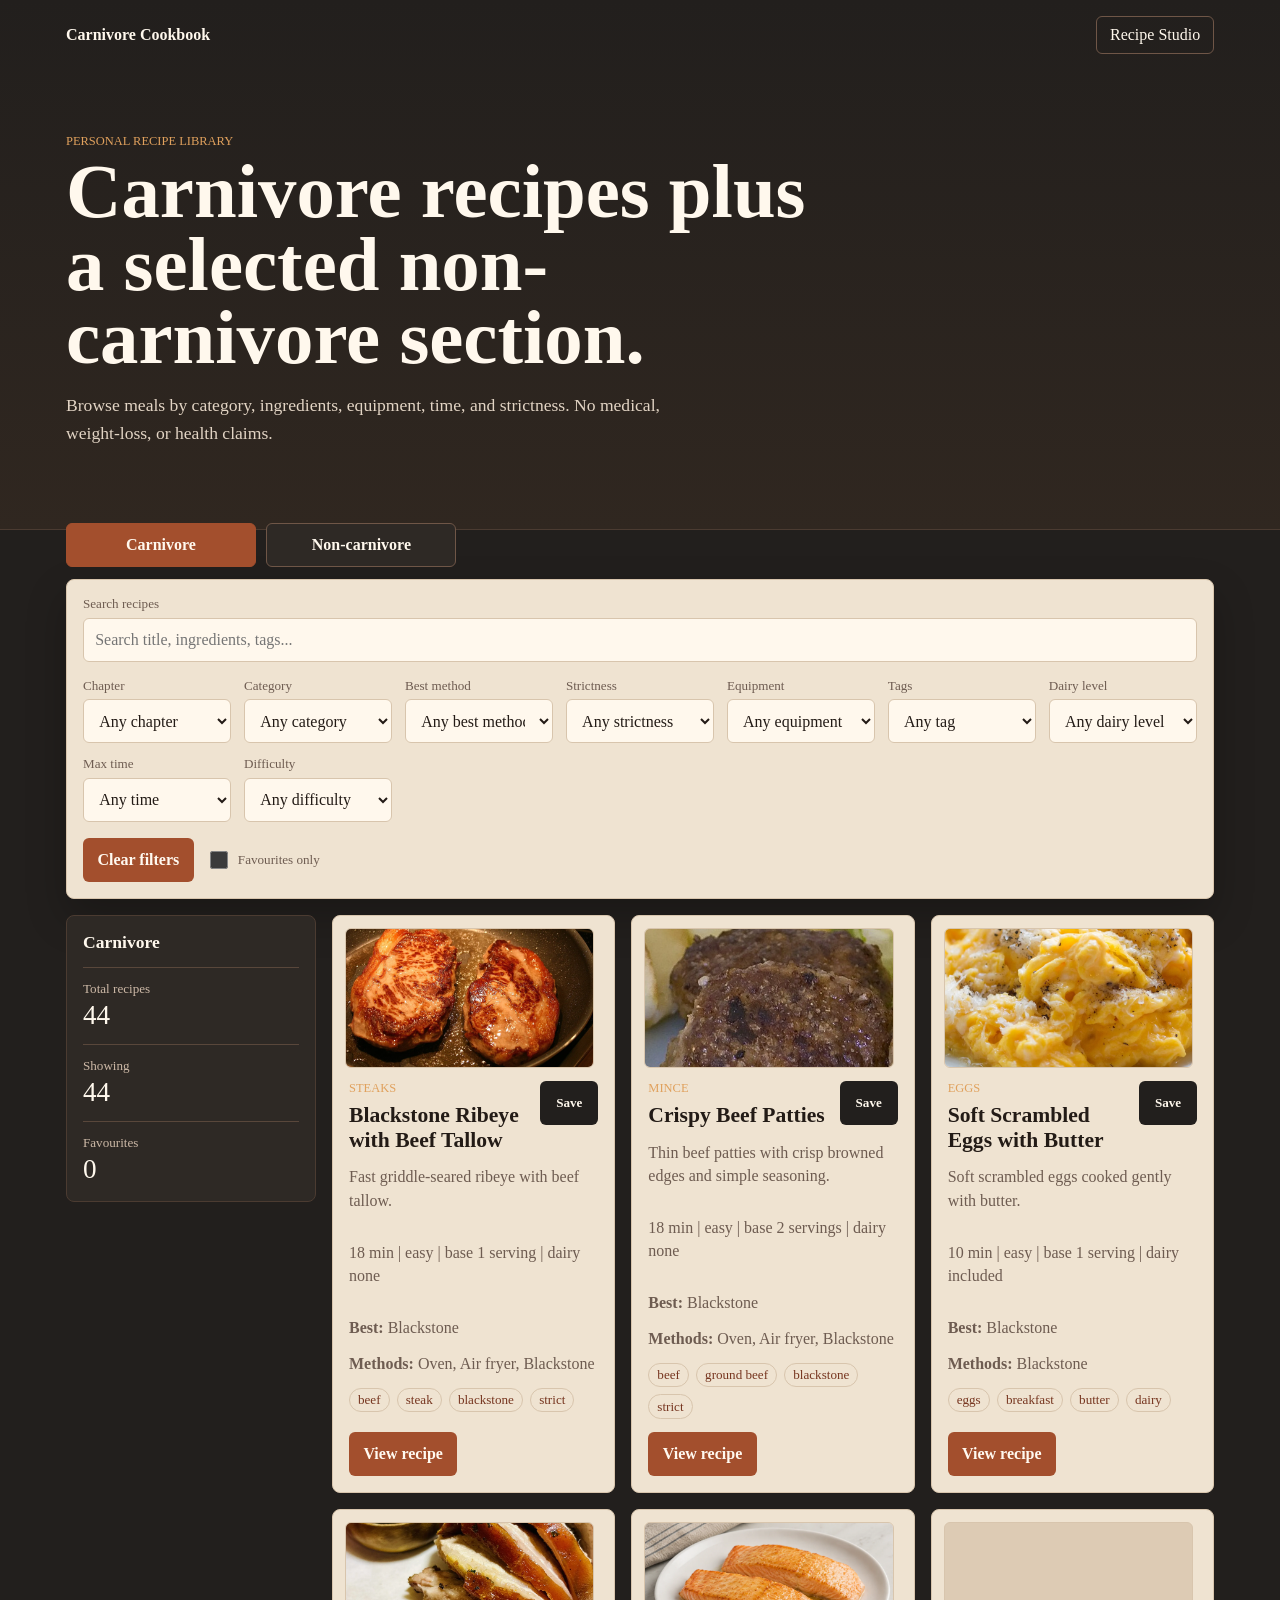
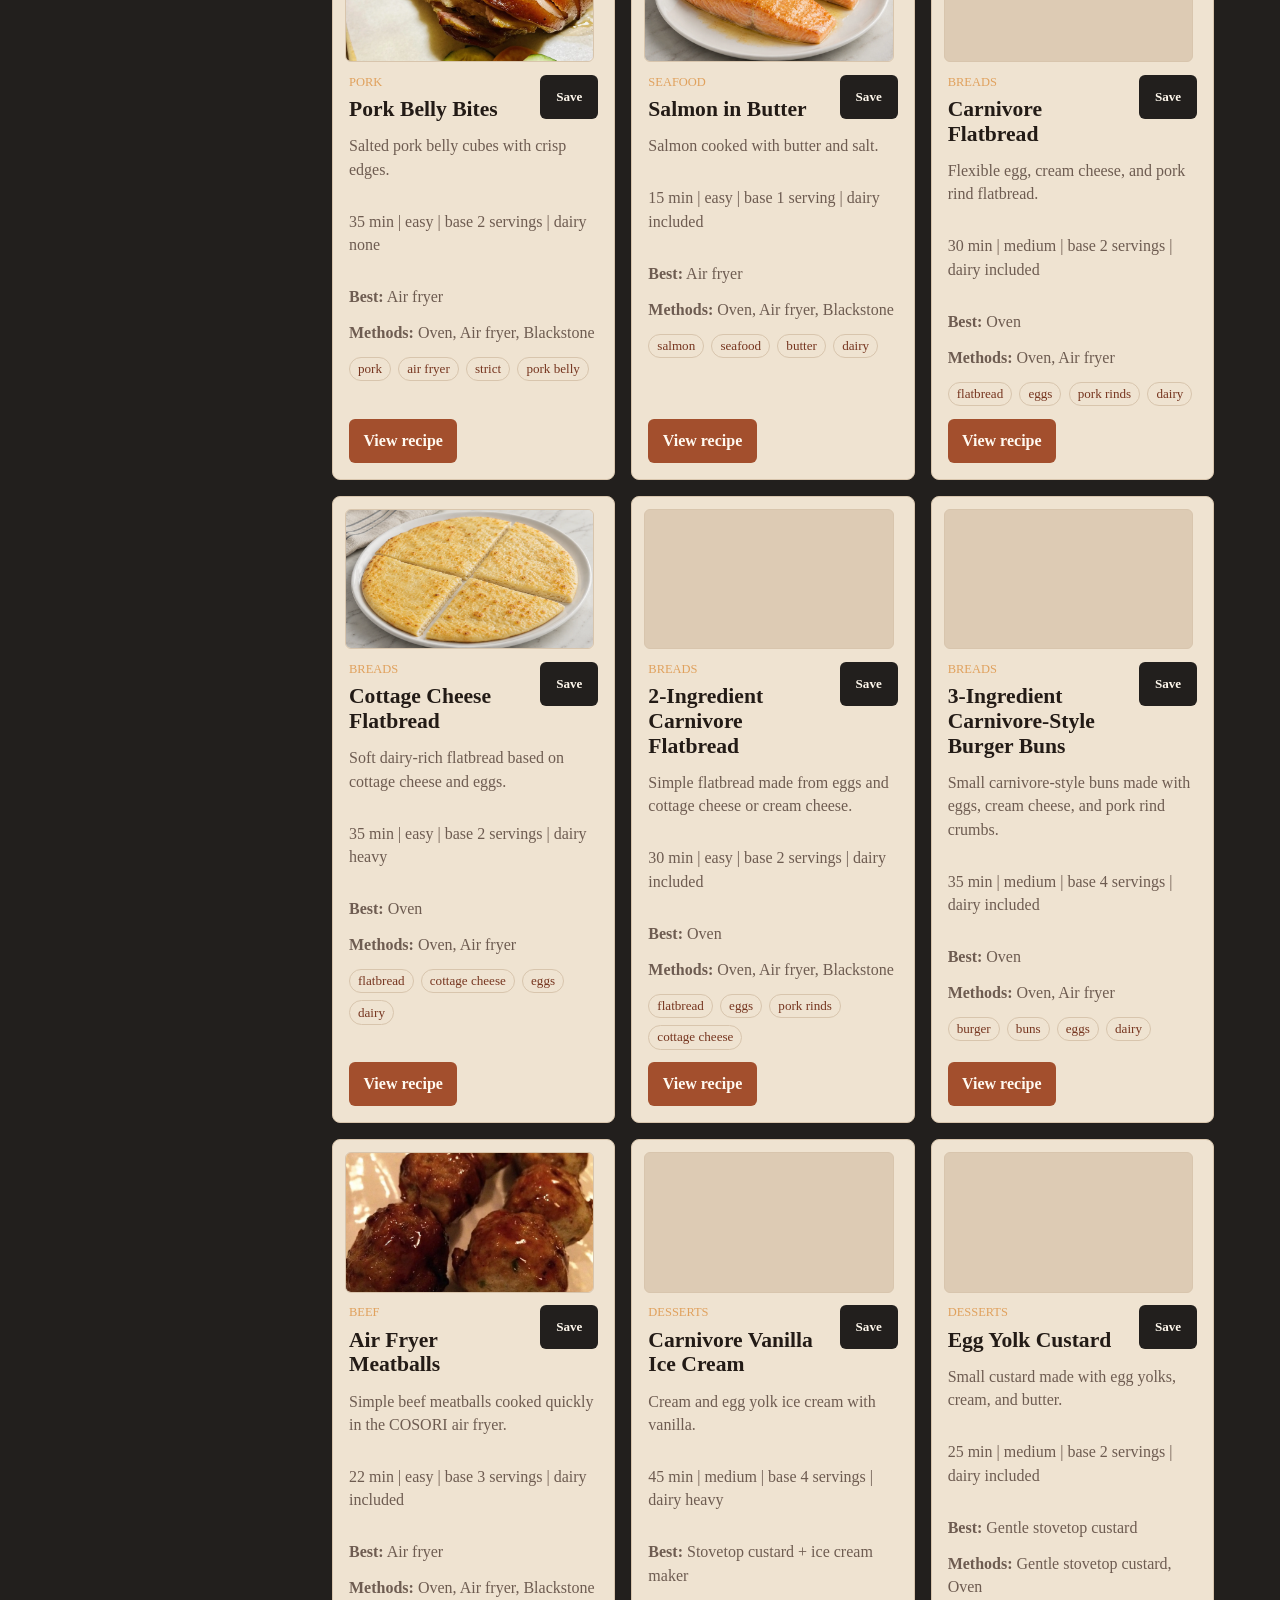
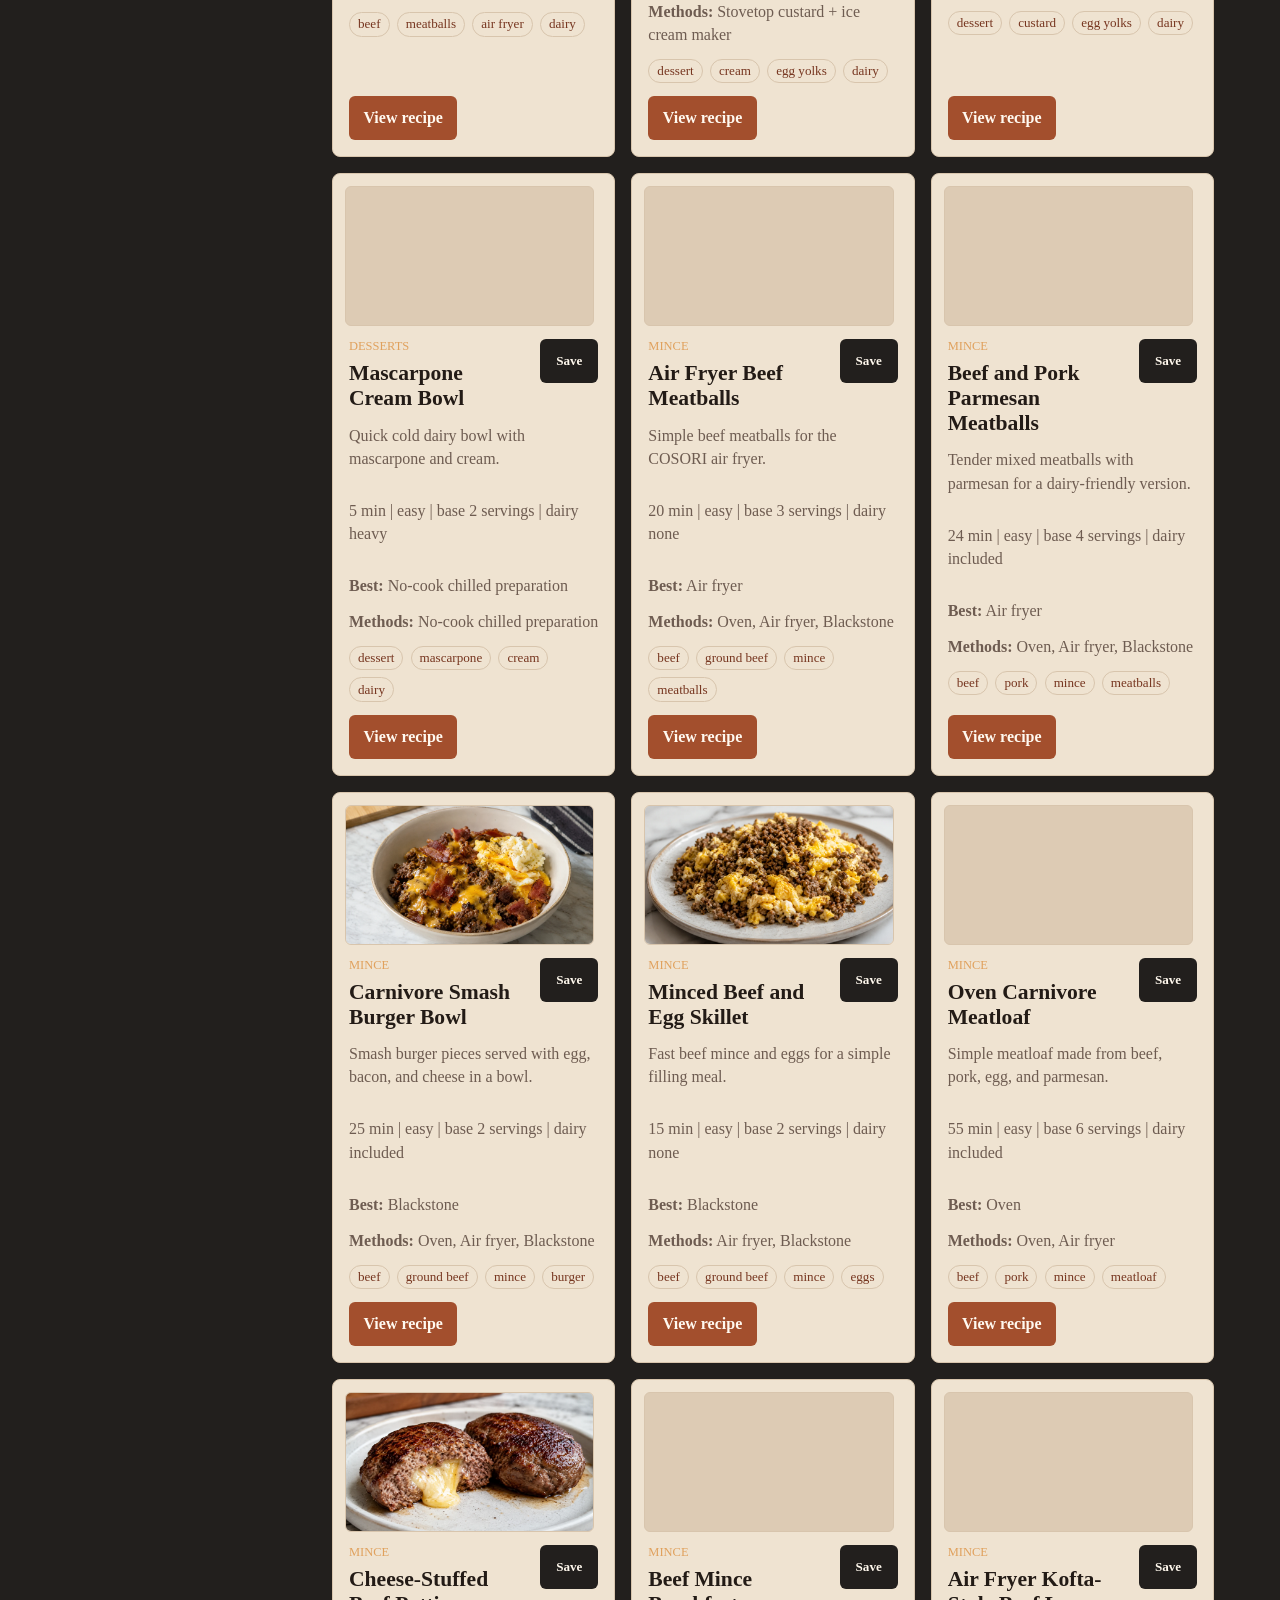
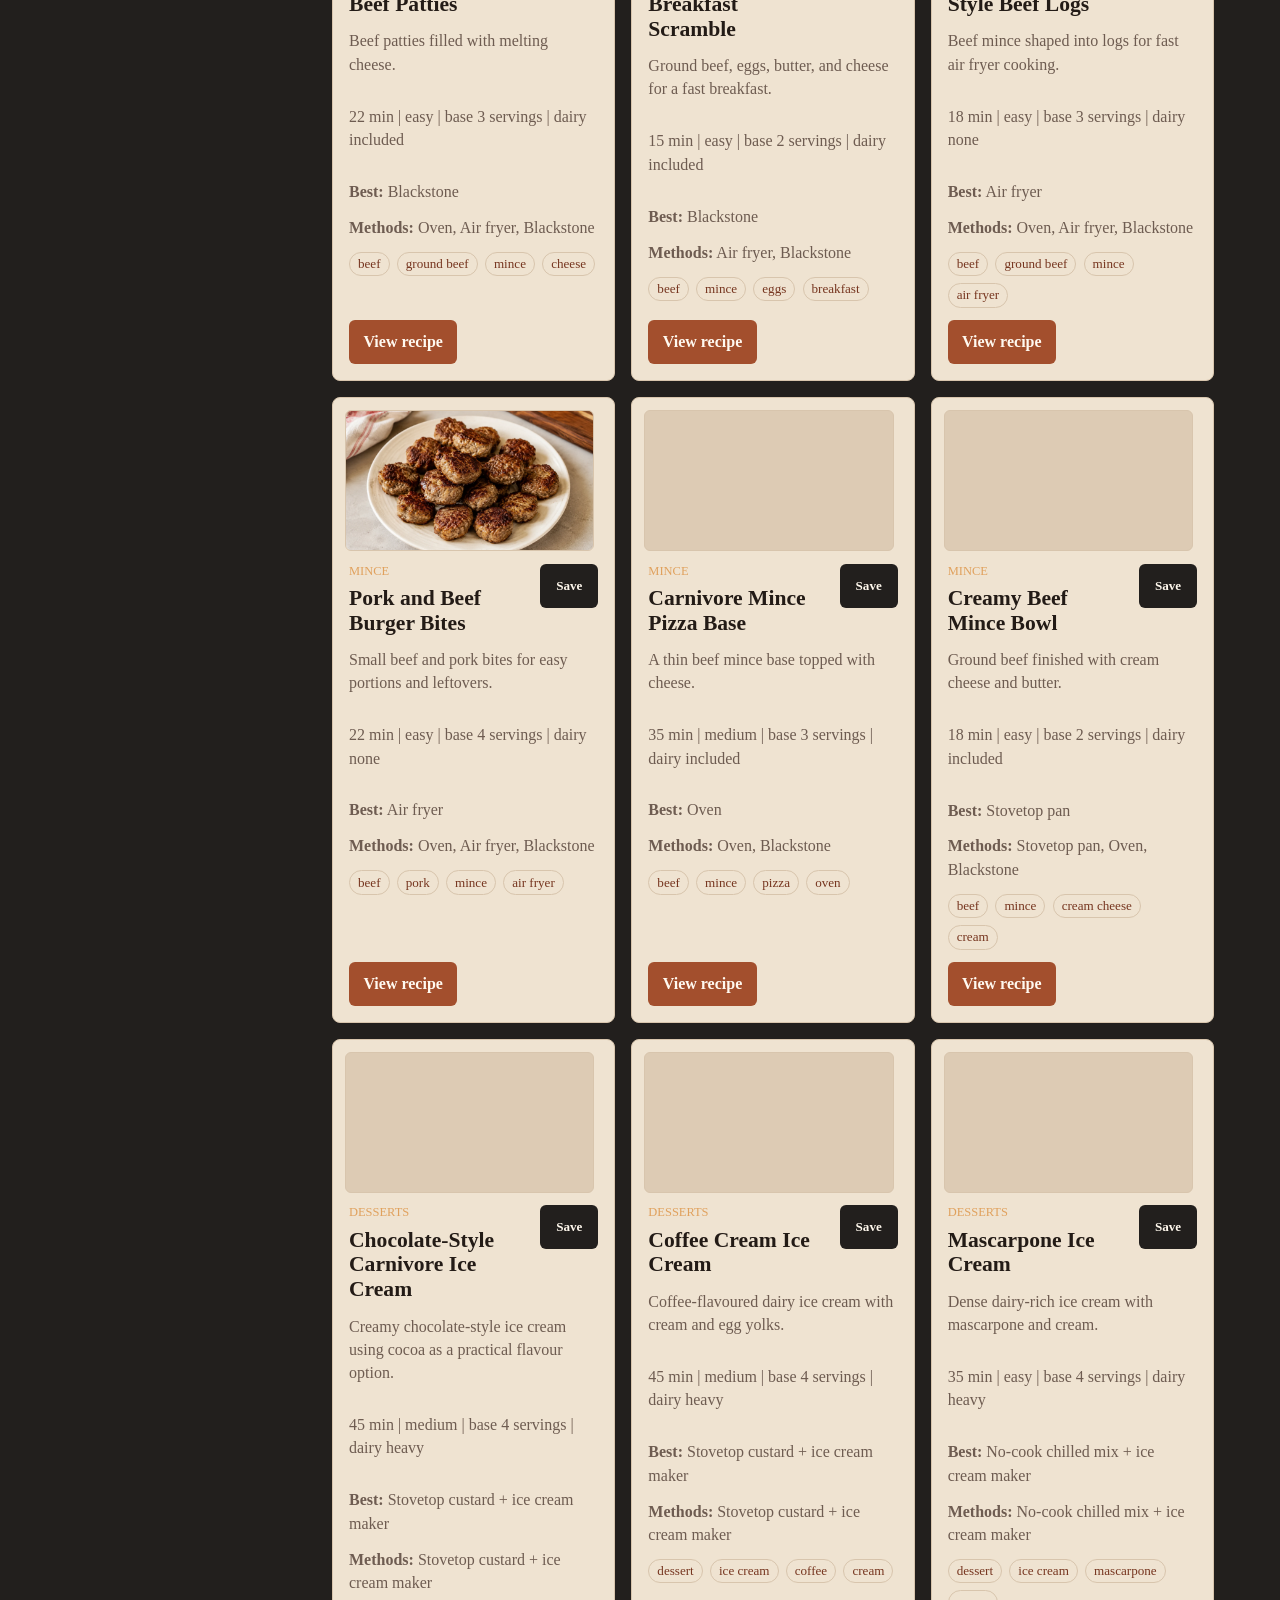
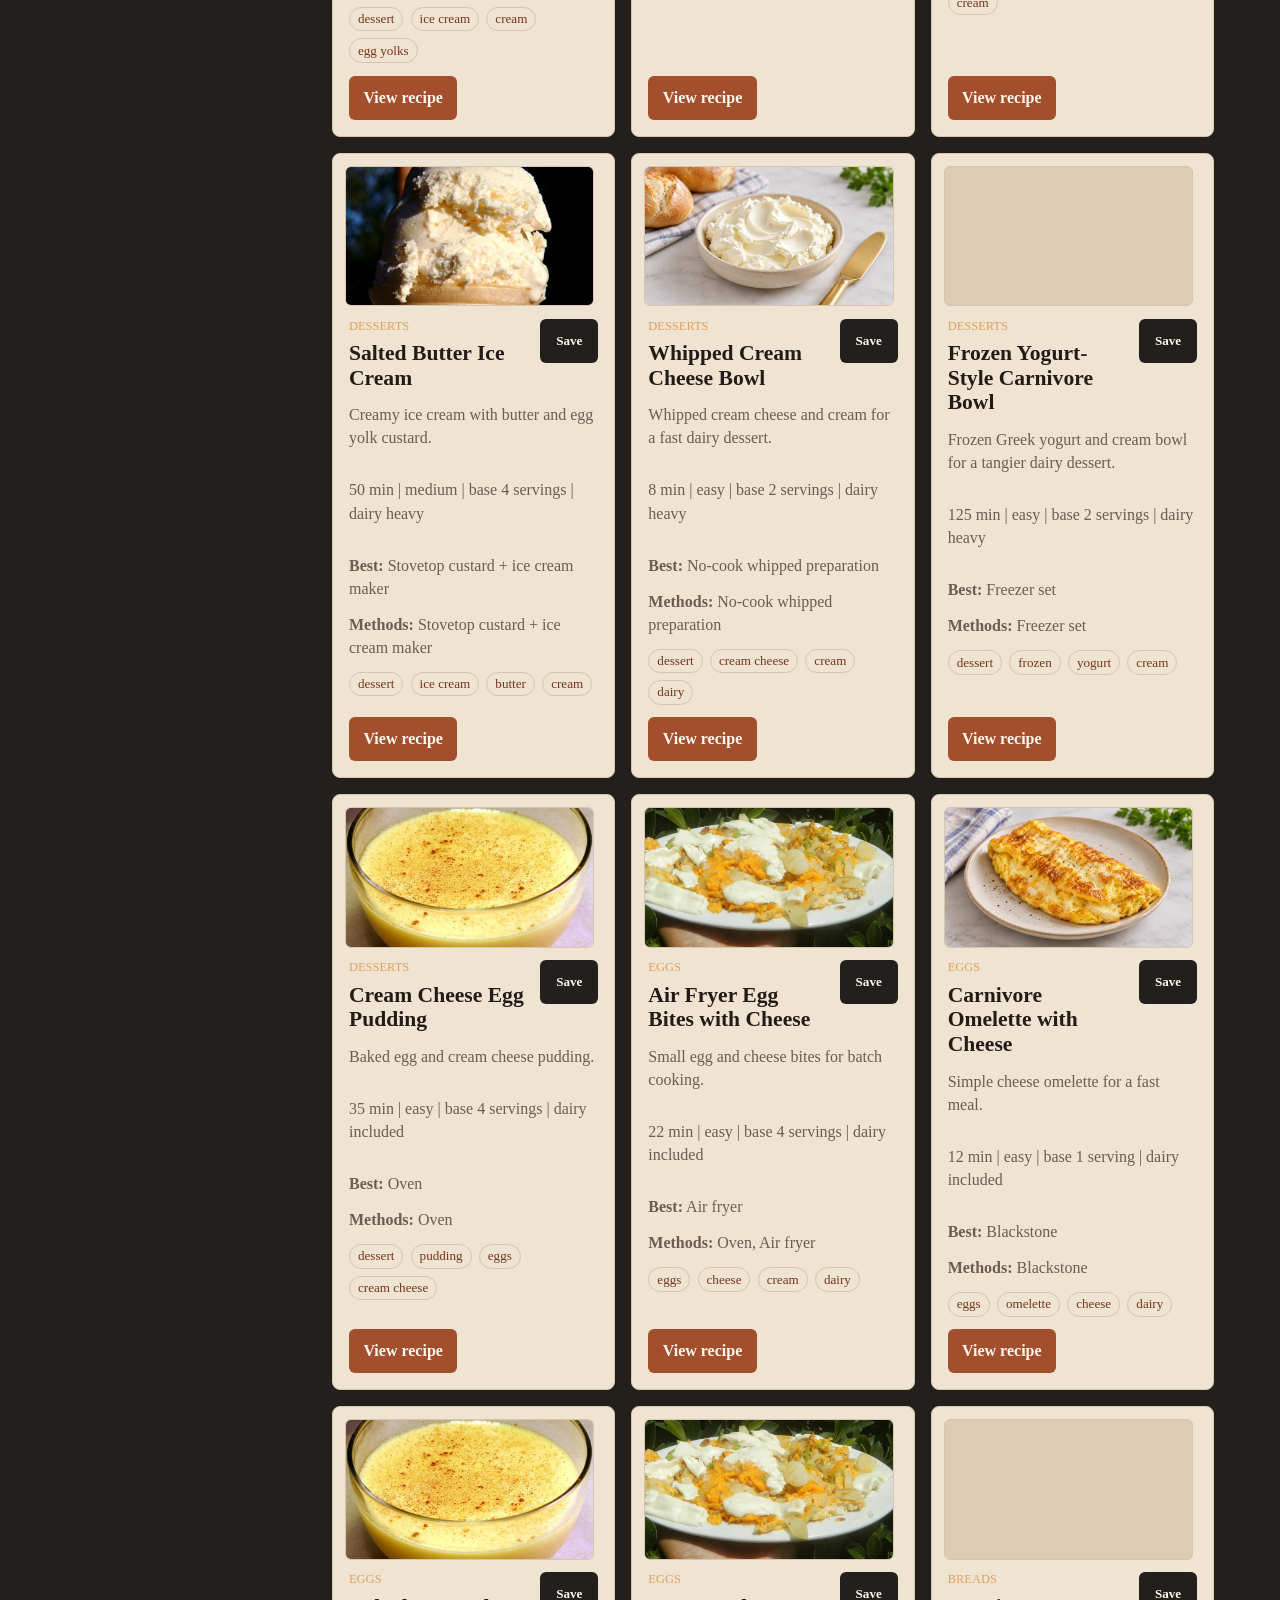
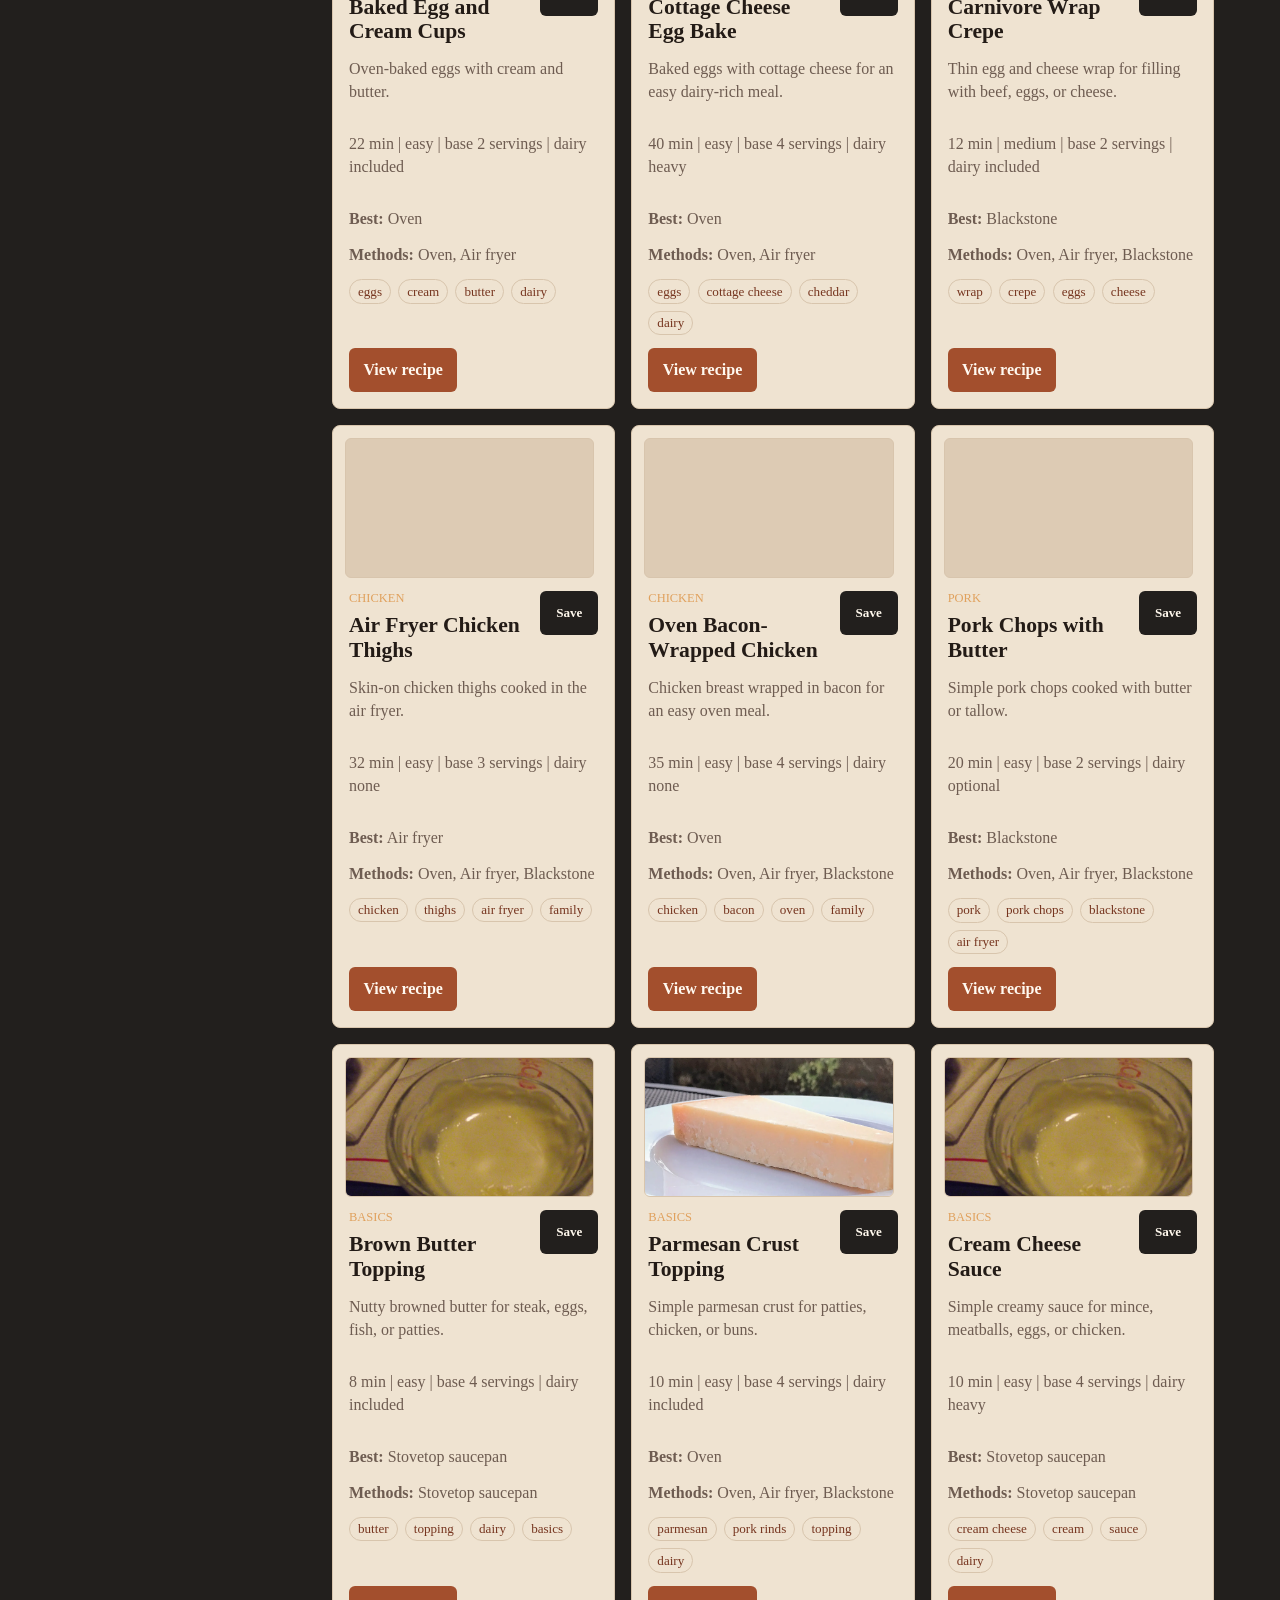
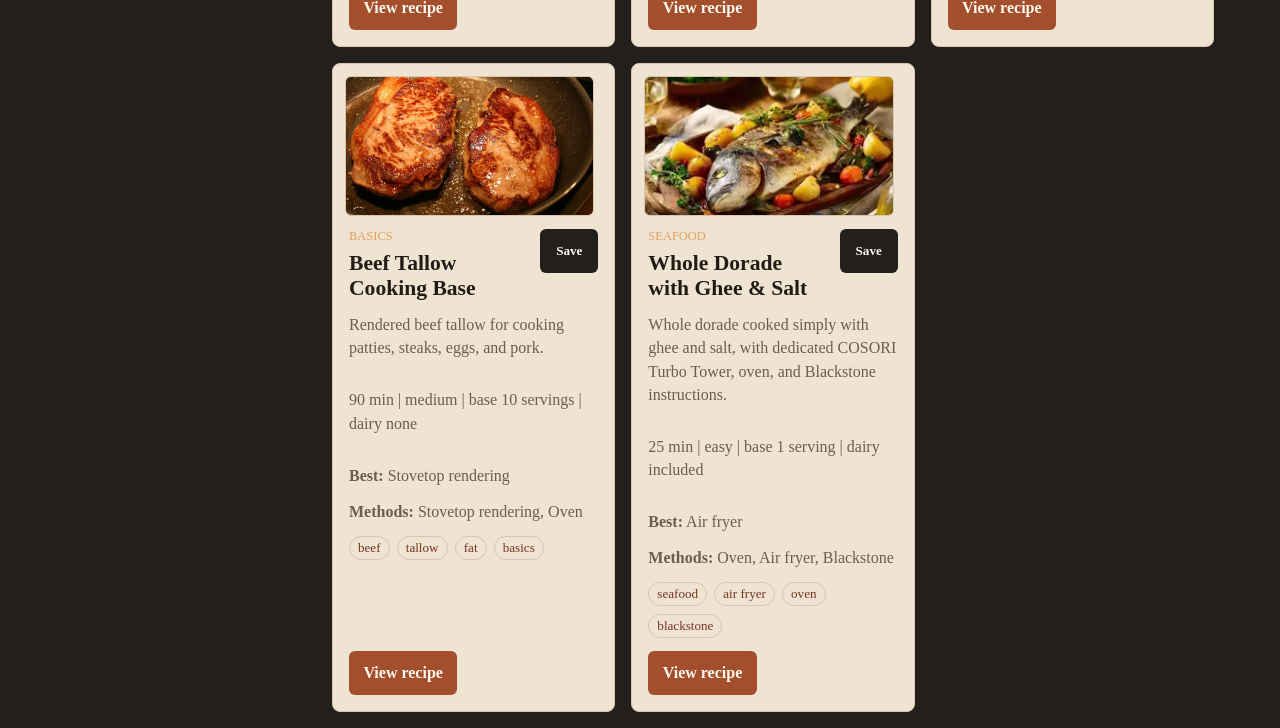
<file: index.html>
<!doctype html>
<html lang="en">
  <head>
    <meta charset="utf-8">
    <meta name="viewport" content="width=device-width, initial-scale=1">
    <meta name="theme-color" content="#221f1d">
    <meta name="description" content="Static personal recipe cookbook focused on carnivore cooking, with a selected non-carnivore section">
    <title>Carnivore Cookbook</title>
    <link rel="manifest" href="manifest.json">
    <link rel="stylesheet" href="styles/main.css">
  </head>
  <body>
    <header class="site-header">
      <nav class="top-nav" aria-label="Main navigation">
        <a class="brand" href="index.html">Carnivore Cookbook</a>
        <a class="nav-link" href="studio.html">Recipe Studio</a>
      </nav>
      <section class="intro" aria-labelledby="page-title">
        <p class="eyebrow">Personal recipe library</p>
        <h1 id="page-title">Carnivore recipes plus a selected non-carnivore section.</h1>
        <p class="intro-copy">Browse meals by category, ingredients, equipment, time, and strictness. No medical, weight-loss, or health claims.</p>
      </section>
    </header>

    <main class="app-shell">
      <nav class="section-switcher" aria-label="Recipe section">
        <button class="section-tab active" type="button" data-section="carnivore" aria-pressed="true">Carnivore</button>
        <button class="section-tab" type="button" data-section="non-carnivore" aria-pressed="false">Non-carnivore</button>
      </nav>

      <section class="toolbar" aria-label="Recipe search and filters">
        <label class="search-box" for="search-input">
          <span>Search recipes</span>
          <input id="search-input" type="search" placeholder="Search title, ingredients, tags..." autocomplete="off">
        </label>
        <button id="filter-toggle" class="filter-toggle" type="button" aria-expanded="false" aria-controls="filter-controls filter-actions">Show filters</button>

        <div id="filter-controls" class="filter-grid">
          <label><span>Chapter</span><select id="filter-chapter"></select></label>
          <label><span>Category</span><select id="filter-category"></select></label>
          <label><span>Best method</span><select id="filter-recommended-method"></select></label>
          <label><span>Strictness</span><select id="filter-strictness"></select></label>
          <label><span>Equipment</span><select id="filter-equipment"></select></label>
          <label><span>Tags</span><select id="filter-tags"></select></label>
          <label><span>Dairy level</span><select id="filter-dairy"></select></label>
          <label><span>Max time</span><select id="filter-time"></select></label>
          <label><span>Difficulty</span><select id="filter-difficulty"></select></label>
        </div>

        <div id="filter-actions" class="toolbar-actions">
          <button id="clear-filters" type="button">Clear filters</button>
          <label class="checkbox-line"><input id="filter-favourites" type="checkbox"><span>Favourites only</span></label>
        </div>
      </section>

      <section class="content-grid">
        <aside class="summary-panel" aria-label="Cookbook summary">
          <h2 id="library-title">Carnivore</h2>
          <dl>
            <div><dt>Total recipes</dt><dd id="total-count">0</dd></div>
            <div><dt>Showing</dt><dd id="visible-count">0</dd></div>
            <div><dt>Favourites</dt><dd id="favourite-count">0</dd></div>
          </dl>
        </aside>

        <section class="recipes-area" aria-live="polite">
          <div id="recipe-list" class="recipe-list"></div>
          <p id="empty-state" class="empty-state" hidden>No recipes match the current search and filters.</p>
        </section>
      </section>
    </main>

    <dialog id="recipe-dialog" class="recipe-dialog">
      <form method="dialog"><button class="dialog-close" type="submit">Close</button></form>
      <article id="recipe-detail"></article>
    </dialog>

    <script type="module" src="src/app.js"></script>
  </body>
</html>
</file>
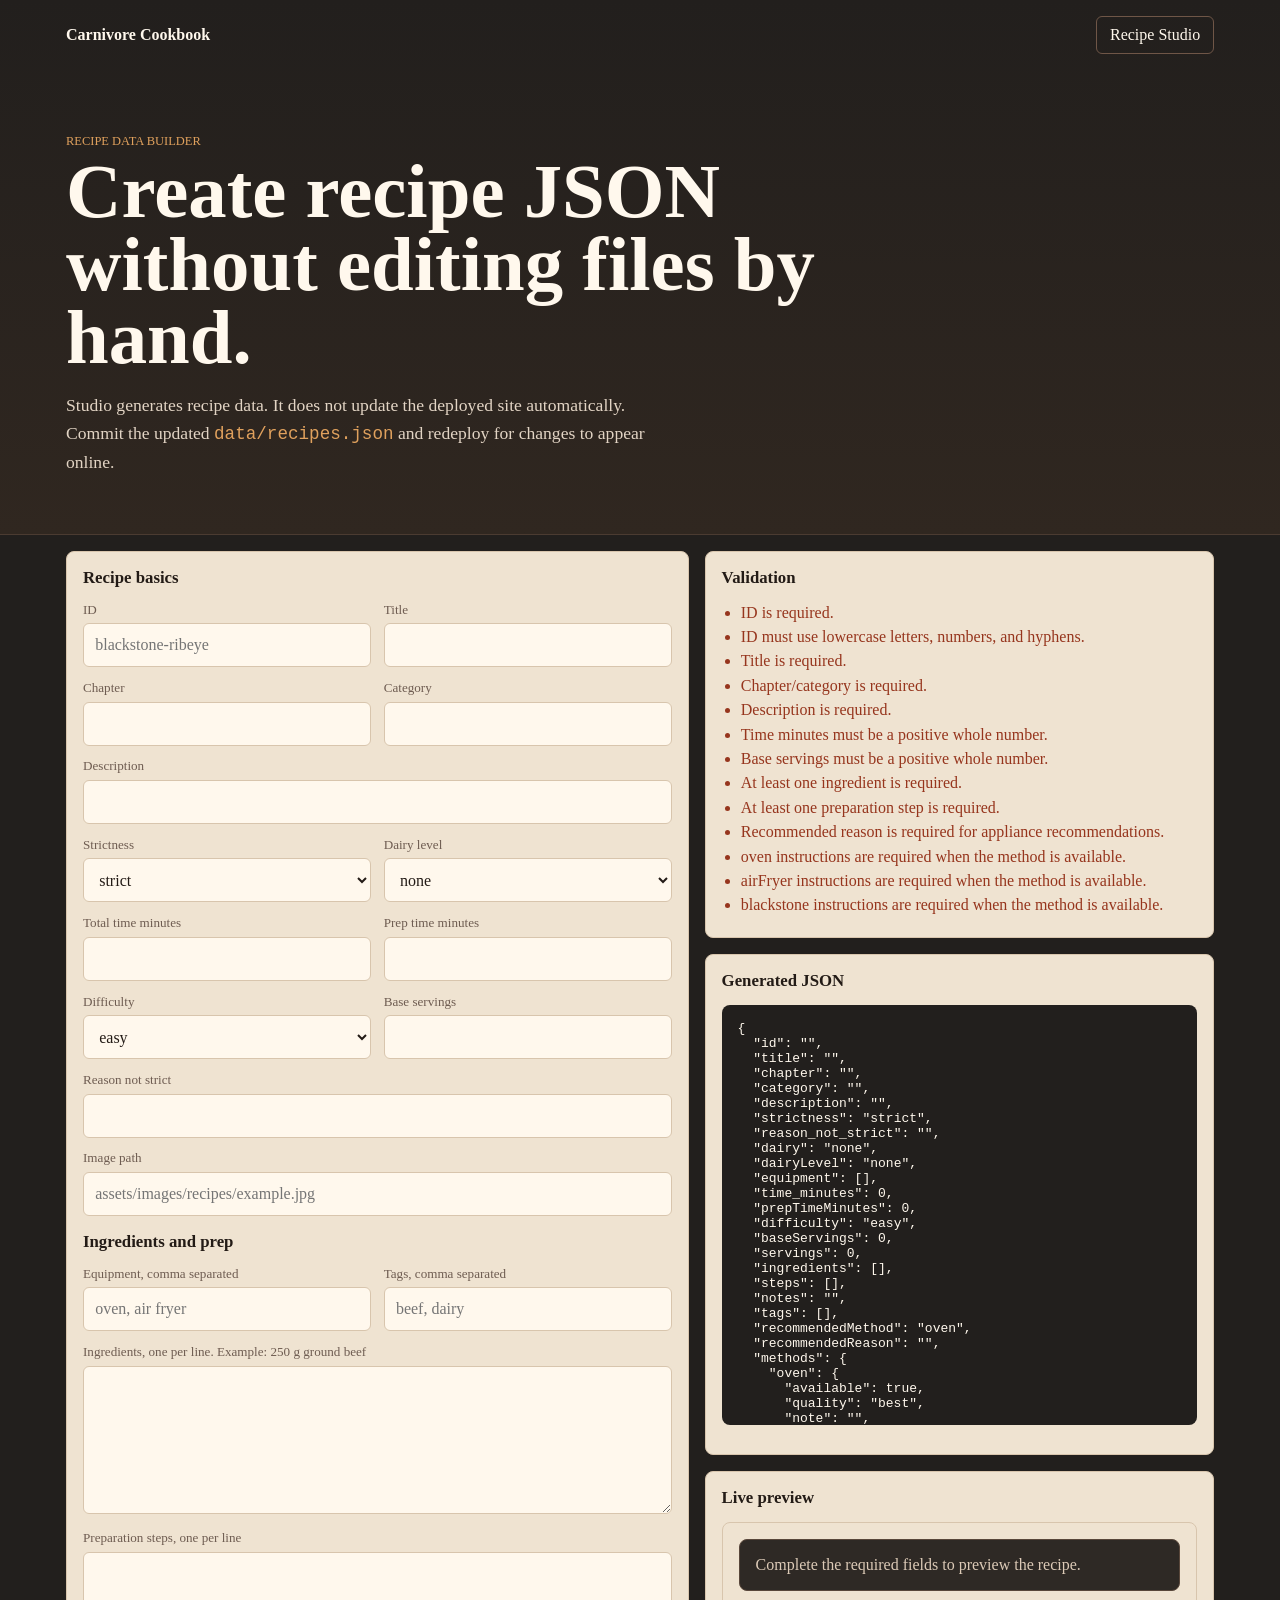
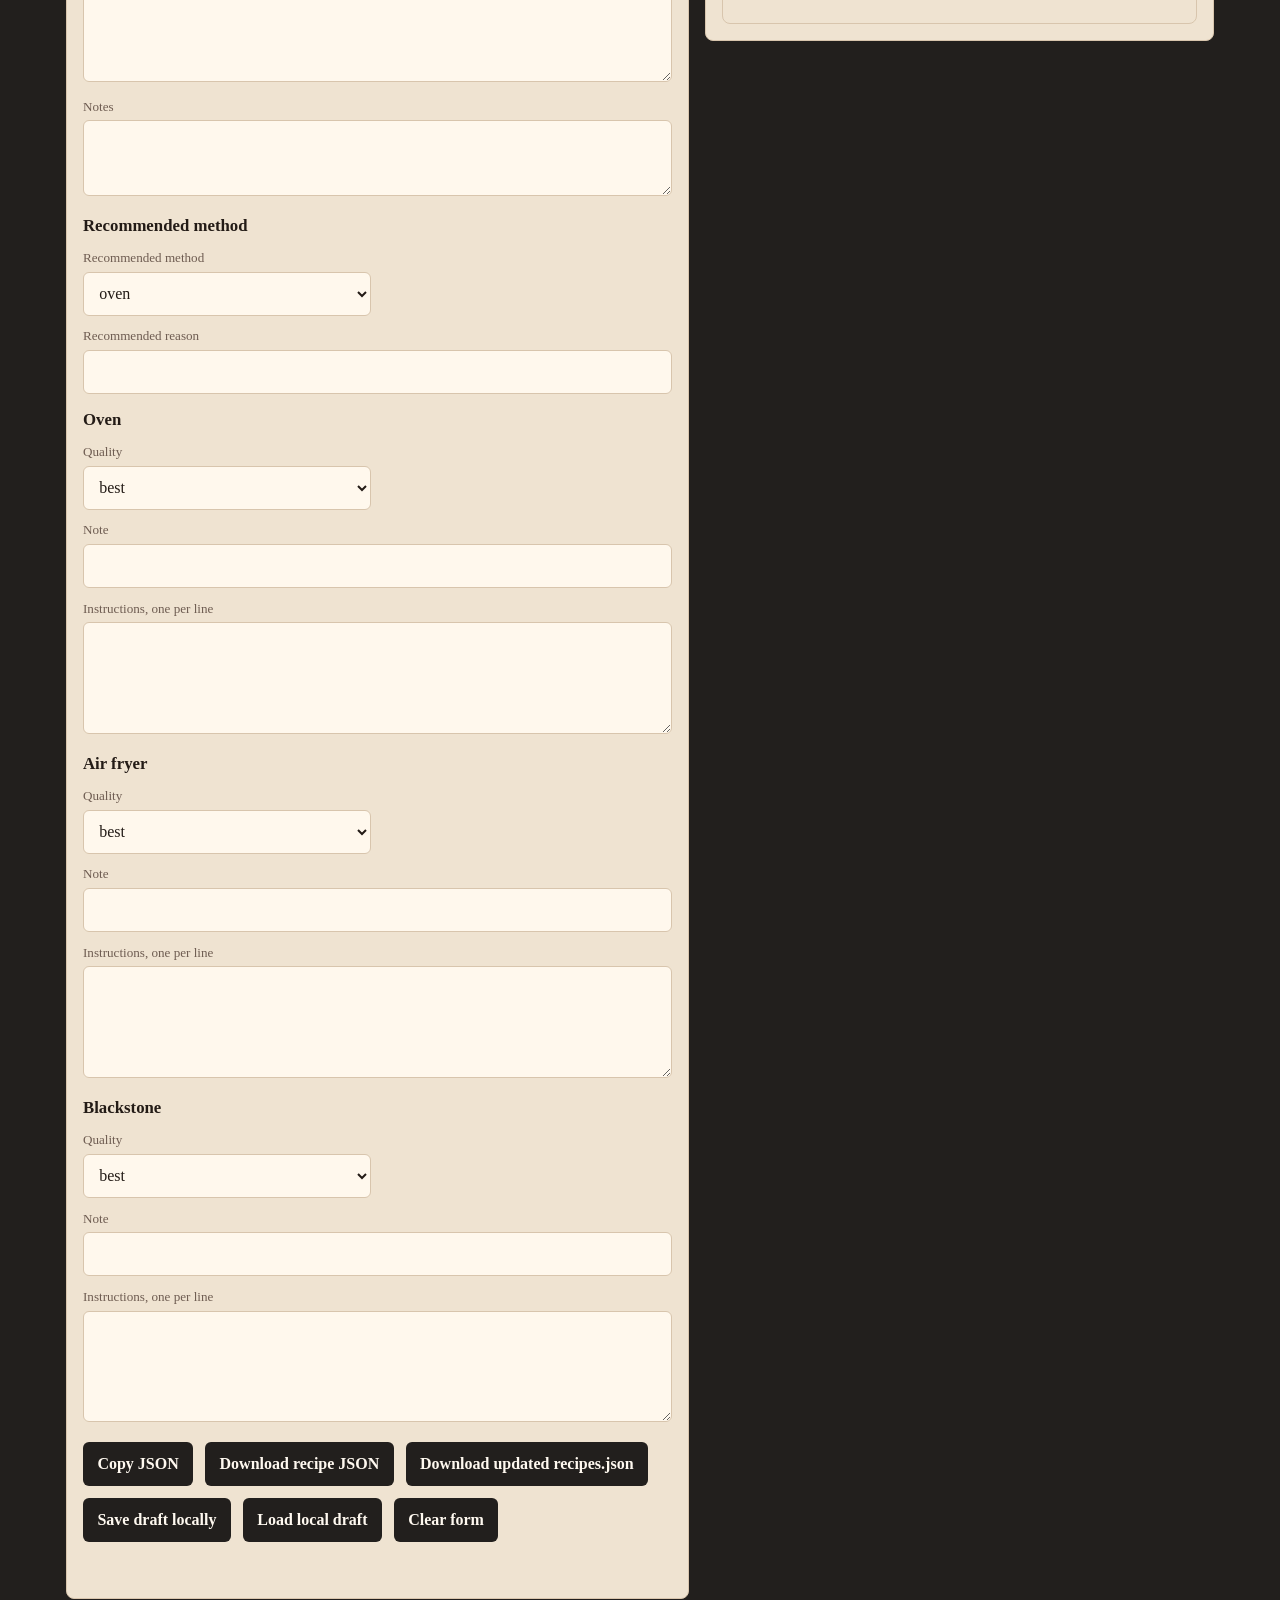
<file: studio.html>
<!doctype html>
<html lang="en">
  <head>
    <meta charset="utf-8">
    <meta name="viewport" content="width=device-width, initial-scale=1">
    <meta name="theme-color" content="#221f1d">
    <meta name="description" content="Create recipe JSON for the Carnivore Cookbook">
    <title>Recipe Studio | Carnivore Cookbook</title>
    <link rel="manifest" href="manifest.json">
    <link rel="stylesheet" href="styles/main.css">
    <link rel="stylesheet" href="styles/studio.css">
  </head>
  <body>
    <header class="site-header compact">
      <nav class="top-nav" aria-label="Main navigation">
        <a class="brand" href="index.html">Carnivore Cookbook</a>
        <a class="nav-link" href="studio.html" aria-current="page">Recipe Studio</a>
      </nav>
      <section class="intro" aria-labelledby="studio-title">
        <p class="eyebrow">Recipe data builder</p>
        <h1 id="studio-title">Create recipe JSON without editing files by hand.</h1>
        <p class="intro-copy">Studio generates recipe data. It does not update the deployed site automatically. Commit the updated <code>data/recipes.json</code> and redeploy for changes to appear online.</p>
      </section>
    </header>

    <main class="studio-shell">
      <form id="recipe-form" class="studio-form" novalidate>
        <section class="form-section">
          <h2>Recipe basics</h2>
          <div class="form-grid">
            <label><span>ID</span><input id="id" name="id" type="text" placeholder="blackstone-ribeye" required></label>
            <label><span>Title</span><input id="title" name="title" type="text" required></label>
            <label><span>Chapter</span><input id="chapter" name="chapter" type="text" list="category-options" required></label>
            <label><span>Category</span><input id="category" name="category" type="text" list="category-options" required></label>
            <label class="full"><span>Description</span><input id="description" name="description" type="text" required></label>
            <label><span>Strictness</span><select id="strictness" name="strictness" required><option value="strict">strict</option><option value="animal-based">animal-based</option><option value="practical">practical</option><option value="non-carnivore">non-carnivore</option></select></label>
            <label><span>Dairy level</span><select id="dairy" name="dairy" required><option value="none">none</option><option value="optional">optional</option><option value="included">included</option><option value="heavy">heavy</option></select></label>
            <label><span>Total time minutes</span><input id="time_minutes" name="time_minutes" type="number" min="1" step="1" required></label>
            <label><span>Prep time minutes</span><input id="prepTimeMinutes" name="prepTimeMinutes" type="number" min="0" step="1" required></label>
            <label><span>Difficulty</span><select id="difficulty" name="difficulty" required><option value="easy">easy</option><option value="medium">medium</option><option value="hard">hard</option></select></label>
            <label><span>Base servings</span><input id="baseServings" name="baseServings" type="number" min="1" step="1" required></label>
            <label class="full"><span>Reason not strict</span><input id="reason_not_strict" name="reason_not_strict" type="text"></label>
            <label class="full"><span>Image path</span><input id="image" name="image" type="text" placeholder="assets/images/recipes/example.jpg"></label>
          </div>
        </section>

        <section class="form-section">
          <h2>Ingredients and prep</h2>
          <div class="form-grid">
            <label><span>Equipment, comma separated</span><input id="equipment" name="equipment" type="text" placeholder="oven, air fryer"></label>
            <label><span>Tags, comma separated</span><input id="tags" name="tags" type="text" placeholder="beef, dairy"></label>
            <label class="full"><span>Ingredients, one per line. Example: 250 g ground beef</span><textarea id="ingredients" name="ingredients" rows="7" required></textarea></label>
            <label class="full"><span>Preparation steps, one per line</span><textarea id="steps" name="steps" rows="6" required></textarea></label>
            <label class="full"><span>Notes</span><textarea id="notes" name="notes" rows="3"></textarea></label>
          </div>
        </section>

        <section class="form-section">
          <h2>Recommended method</h2>
          <div class="form-grid">
            <label><span>Recommended method</span><select id="recommendedMethod" name="recommendedMethod" required><option value="oven">oven</option><option value="airFryer">airFryer</option><option value="blackstone">blackstone</option><option value="other">Other method</option></select></label>
            <label class="full" data-other-method-field hidden><span>Other method label</span><input id="recommendedMethodLabel" name="recommendedMethodLabel" type="text" placeholder="Stovetop custard + ice cream maker"></label>
            <label class="full"><span>Recommended reason</span><input id="recommendedReason" name="recommendedReason" type="text" required></label>
            <label class="full" data-other-method-field hidden><span>Recommended method instructions, one per line</span><textarea id="recommendedMethodInstructions" name="recommendedMethodInstructions" rows="4"></textarea></label>
          </div>
        </section>

        <section class="form-section method-editor"><h2>Oven</h2><div class="form-grid"><label><span>Quality</span><select id="ovenQuality" name="ovenQuality"><option value="best">best</option><option value="good">good</option><option value="acceptable">acceptable</option><option value="notRecommended">notRecommended</option><option value="unavailable">unavailable</option></select></label><label class="full"><span>Note</span><input id="ovenNote" name="ovenNote" type="text"></label><label class="full"><span>Instructions, one per line</span><textarea id="ovenInstructions" name="ovenInstructions" rows="5"></textarea></label></div></section>
        <section class="form-section method-editor"><h2>Air fryer</h2><div class="form-grid"><label><span>Quality</span><select id="airFryerQuality" name="airFryerQuality"><option value="best">best</option><option value="good">good</option><option value="acceptable">acceptable</option><option value="notRecommended">notRecommended</option><option value="unavailable">unavailable</option></select></label><label class="full"><span>Note</span><input id="airFryerNote" name="airFryerNote" type="text"></label><label class="full"><span>Instructions, one per line</span><textarea id="airFryerInstructions" name="airFryerInstructions" rows="5"></textarea></label></div></section>
        <section class="form-section method-editor"><h2>Blackstone</h2><div class="form-grid"><label><span>Quality</span><select id="blackstoneQuality" name="blackstoneQuality"><option value="best">best</option><option value="good">good</option><option value="acceptable">acceptable</option><option value="notRecommended">notRecommended</option><option value="unavailable">unavailable</option></select></label><label class="full"><span>Note</span><input id="blackstoneNote" name="blackstoneNote" type="text"></label><label class="full"><span>Instructions, one per line</span><textarea id="blackstoneInstructions" name="blackstoneInstructions" rows="5"></textarea></label></div></section>

        <section class="form-actions" aria-label="Studio actions">
          <button type="button" id="copy-json">Copy JSON</button>
          <button type="button" id="download-recipe">Download recipe JSON</button>
          <button type="button" id="download-recipes">Download updated recipes.json</button>
          <button type="button" id="save-draft">Save draft locally</button>
          <button type="button" id="load-draft">Load local draft</button>
          <button type="reset" id="clear-form">Clear form</button>
        </section>
        <p id="studio-status" class="status-line" role="status"></p>
      </form>

      <aside class="preview-panel">
        <section class="validation-box"><h2>Validation</h2><ul id="validation-list"></ul></section>
        <section class="json-box"><h2>Generated JSON</h2><pre id="json-output">{}</pre></section>
        <section class="preview-box"><h2>Live preview</h2><article id="live-preview" class="recipe-card preview"></article></section>
      </aside>
    </main>

    <datalist id="category-options"></datalist>
    <script type="module" src="src/studio.js"></script>
  </body>
</html>
</file>
<file: styles/main.css>
:root {
  --charcoal: #221f1d;
  --charcoal-2: #2e2925;
  --card: #efe3d1;
  --card-2: #f7eddf;
  --ink: #231b16;
  --muted: #6e5c51;
  --rust: #a34f2d;
  --rust-dark: #76351f;
  --line: #d8c5ad;
  --cream: #fff8ed;
  --focus: #e0a15d;
  color-scheme: dark;
  font-family: Georgia, "Times New Roman", serif;
}

* { box-sizing: border-box; }
body { margin: 0; background: var(--charcoal); color: var(--cream); min-height: 100vh; }
button, input, select, textarea { font: inherit; }
button { cursor: pointer; }
code { color: var(--focus); }
.site-header { background: linear-gradient(180deg, #221f1d 0%, #302720 100%); border-bottom: 1px solid #4b3b31; }
.site-header.compact .intro { padding-bottom: 2.5rem; }
.top-nav { display: flex; align-items: center; justify-content: space-between; gap: 1rem; max-width: 1180px; margin: 0 auto; padding: 1rem; }
.brand, .nav-link { color: var(--cream); text-decoration: none; }
.brand { font-weight: 700; letter-spacing: 0; }
.nav-link { border: 1px solid #6f5647; border-radius: 6px; padding: 0.55rem 0.8rem; }
.intro { max-width: 1180px; margin: 0 auto; padding: 4rem 1rem; }
.eyebrow { color: var(--focus); font-size: 0.78rem; letter-spacing: 0; margin: 0 0 0.45rem; text-transform: uppercase; }
h1, h2, h3, p { margin-top: 0; }
h1 { max-width: 780px; font-size: clamp(2.25rem, 6vw, 4.9rem); line-height: 0.95; margin-bottom: 1rem; }
.intro-copy { max-width: 620px; color: #e2d4c4; font-size: 1.1rem; line-height: 1.6; }
.app-shell { max-width: 1180px; margin: 0 auto; padding: 1rem; }
.section-switcher { display: flex; gap: 0.65rem; margin-top: -1.4rem; margin-bottom: 0.75rem; position: relative; z-index: 2; }
.section-tab { flex: 0 1 190px; background: var(--charcoal-2); border: 1px solid #6f5647; color: var(--cream); }
.section-tab.active, .section-tab[aria-pressed="true"] { background: var(--rust); border-color: var(--rust); }
.toolbar { background: var(--card); color: var(--ink); border: 1px solid var(--line); border-radius: 8px; padding: 1rem; box-shadow: 0 18px 40px rgba(0, 0, 0, 0.24); }
label span { display: block; color: var(--muted); font-size: 0.82rem; margin-bottom: 0.35rem; }
input, select, textarea { width: 100%; border: 1px solid var(--line); border-radius: 6px; background: var(--cream); color: var(--ink); min-height: 44px; padding: 0.62rem 0.7rem; }
textarea { resize: vertical; }
input:focus, select:focus, textarea:focus, button:focus { outline: 3px solid rgba(224, 161, 93, 0.38); outline-offset: 2px; }
.search-box { display: block; margin-bottom: 1rem; }
.filter-toggle { display: none; width: 100%; margin-bottom: 0.85rem; background: var(--charcoal); }
.filter-grid, .form-grid { display: grid; grid-template-columns: repeat(auto-fit, minmax(130px, 1fr)); gap: 0.8rem; }
.toolbar-actions, .form-actions { display: flex; flex-wrap: wrap; gap: 0.75rem; align-items: center; margin-top: 1rem; }
.checkbox-line { display: inline-flex; align-items: center; gap: 0.45rem; }
.checkbox-line input { width: 18px; min-height: 18px; }
.checkbox-line span { margin: 0; }
button { border: 0; border-radius: 6px; background: var(--rust); color: #fff9f0; min-height: 44px; padding: 0.62rem 0.9rem; font-weight: 700; }
button:hover { background: var(--rust-dark); }
.content-grid { display: grid; grid-template-columns: 250px 1fr; gap: 1rem; margin-top: 1rem; }
.summary-panel { border: 1px solid #4b3b31; border-radius: 8px; padding: 1rem; align-self: start; background: var(--charcoal-2); }
.summary-panel h2 { font-size: 1.1rem; }
.summary-panel dl { display: grid; gap: 0.8rem; margin: 0; }
.summary-panel div { border-top: 1px solid #59473b; padding-top: 0.8rem; }
.summary-panel dt { color: #cdb9a7; font-size: 0.82rem; }
.summary-panel dd { margin: 0.2rem 0 0; font-size: 1.7rem; }
.recipe-list { display: grid; grid-template-columns: repeat(auto-fit, minmax(min(100%, 240px), 1fr)); gap: 1rem; }
.recipe-card { background: var(--card); color: var(--ink); border: 1px solid var(--line); border-radius: 8px; padding: 1rem; min-height: 260px; display: flex; flex-direction: column; gap: 0.8rem; }
.recipe-image-frame { background: #ddcbb4; border: 1px solid var(--line); border-radius: 6px; overflow: hidden; position: relative; width: 100%; aspect-ratio: 16 / 9; }
.recipe-image-frame img { display: block; width: 100%; height: 100%; object-fit: cover; }
.card-image-frame { margin: -0.25rem -0.25rem 0; }
.detail-image-frame { margin: 0 0 1rem; }
.recipe-image-placeholder { align-items: center; color: var(--muted); display: flex; font-size: 0.92rem; height: 100%; justify-content: center; padding: 1rem; text-align: center; }
.card-top { display: flex; align-items: flex-start; justify-content: space-between; gap: 0.75rem; }
.card-top h2 { font-size: 1.35rem; line-height: 1.15; margin-bottom: 0; }
.icon-button { min-width: 58px; flex: 0 0 auto; padding: 0 0.55rem; background: var(--charcoal); color: var(--cream); font-size: 0.82rem; }
.icon-button.active { background: var(--rust); }
.card-meta, .reason, .card-description, .method-summary, .detail-description, .base-servings, .scale-note { color: var(--muted); line-height: 1.45; }
.method-summary { margin-bottom: 0; }
.tag-row { display: flex; flex-wrap: wrap; gap: 0.45rem; margin-bottom: 0; }
.tag-row span { border: 1px solid var(--line); border-radius: 999px; color: var(--rust-dark); padding: 0.2rem 0.5rem; font-size: 0.82rem; }
.text-button { margin-top: auto; align-self: flex-start; }
.empty-state { color: #dccab7; border: 1px solid #59473b; border-radius: 8px; padding: 1rem; background: var(--charcoal-2); }
.recipe-dialog { max-width: 760px; width: min(760px, calc(100vw - 2rem)); max-height: calc(100dvh - 2rem); overflow: auto; border: 1px solid var(--line); border-radius: 8px; background: var(--card-2); color: var(--ink); padding: clamp(0.85rem, 2vw, 1.25rem); }
.recipe-dialog::backdrop { background: rgba(0, 0, 0, 0.72); }
.detail-header h2 { font-size: 2rem; }
.notice { border-left: 4px solid var(--rust); padding-left: 0.8rem; color: var(--muted); }
.recommended-box, .method-detail { border: 1px solid var(--line); border-radius: 8px; background: #fff6e8; padding: 1rem; margin-bottom: 1rem; }
.method-detail.warning { border-color: var(--rust); }
.section-heading-row { display: flex; align-items: end; justify-content: space-between; gap: 1rem; }
.servings-control { max-width: 150px; }
.method-tabs { display: flex; flex-wrap: wrap; gap: 0.5rem; margin-bottom: 1rem; }
.method-tab { background: var(--charcoal); }
.method-tab.active, .method-tab[aria-selected="true"] { background: var(--rust); }
.recipe-dialog > form { position: sticky; top: 0; z-index: 2; display: flex; justify-content: flex-end; padding-bottom: 0.75rem; background: var(--card-2); }
.dialog-close { margin-top: 0; }

@media (max-width: 980px) {
  .filter-grid { grid-template-columns: repeat(2, minmax(0, 1fr)); }
  .content-grid { grid-template-columns: 1fr; }
}

@media (max-width: 640px) {
  .top-nav { align-items: stretch; flex-direction: column; }
  .intro { padding: 2rem 1rem 2.5rem; }
  .section-switcher { margin-top: -1rem; }
  .section-tab { flex: 1 1 0; }
  .toolbar { padding: 0.85rem; }
  .filter-grid { grid-template-columns: repeat(2, minmax(0, 1fr)); gap: 0.65rem; }
  .toolbar-actions { align-items: center; gap: 0.65rem; }
  .toolbar-actions button { flex: 1 1 150px; }
  .checkbox-line { min-height: 44px; }
  .text-button { width: 100%; }
  .recipe-dialog { width: calc(100vw - 1rem); max-height: calc(100dvh - 0.75rem); }
  .method-tab { flex: 1 1 110px; }
}

@media (max-width: 740px) {
  .filter-toggle { display: block; }
  .toolbar:not(.filters-open) .filter-grid,
  .toolbar:not(.filters-open) .toolbar-actions { display: none; }
}

@media (max-width: 520px) {
  h1 { font-size: 2rem; line-height: 1; }
  .intro-copy { font-size: 1rem; }
  .filter-grid { font-size: 0.95rem; }
  .section-heading-row { align-items: stretch; flex-direction: column; }
  .servings-control { max-width: none; }
}

@media (min-width: 560px) and (max-width: 740px) and (orientation: landscape) {
  .filter-grid { grid-template-columns: repeat(3, minmax(0, 1fr)); }
}
</file>
<file: styles/studio.css>
.studio-shell {
  display: grid;
  grid-template-columns: minmax(0, 1.1fr) minmax(320px, 0.9fr);
  gap: 1rem;
  max-width: 1180px;
  margin: 0 auto;
  padding: 1rem;
}

.studio-form,
.preview-panel > section {
  min-width: 0;
  background: var(--card);
  color: var(--ink);
  border: 1px solid var(--line);
  border-radius: 8px;
  padding: 1rem;
}

.form-section + .form-section { margin-top: 1rem; }
.form-section h2, .preview-panel h2 { font-size: 1.05rem; }
.form-grid { grid-template-columns: repeat(2, minmax(0, 1fr)); }
.form-grid .full { grid-column: 1 / -1; }
.form-actions button { background: var(--charcoal); }
.form-actions button:hover { background: var(--rust-dark); }

.status-line {
  min-height: 1.5rem;
  color: var(--rust-dark);
  margin: 1rem 0 0;
  font-weight: 700;
}

.preview-panel {
  min-width: 0;
  display: grid;
  gap: 1rem;
  align-self: start;
  position: sticky;
  top: 1rem;
}

.validation-box ul {
  padding-left: 1.2rem;
  margin-bottom: 0;
}

.validation-box li { margin-bottom: 0.4rem; }
.validation-box .valid { color: #26613f; }
.validation-box .invalid { color: #96351d; }

.json-box pre {
  background: var(--charcoal);
  color: var(--cream);
  border-radius: 8px;
  overflow: auto;
  padding: 1rem;
  max-height: 420px;
  white-space: pre-wrap;
  word-break: break-word;
}

.preview-box .recipe-card { min-height: auto; }

@media (max-width: 900px) {
  .studio-shell { grid-template-columns: 1fr; }
  .preview-panel { position: static; }
}

@media (max-width: 640px) {
  .studio-shell { padding: 0.75rem; }
  .form-grid { grid-template-columns: 1fr; }
  .form-actions button { flex: 1 1 180px; }
  .json-box pre { max-height: 320px; }
}
</file>
